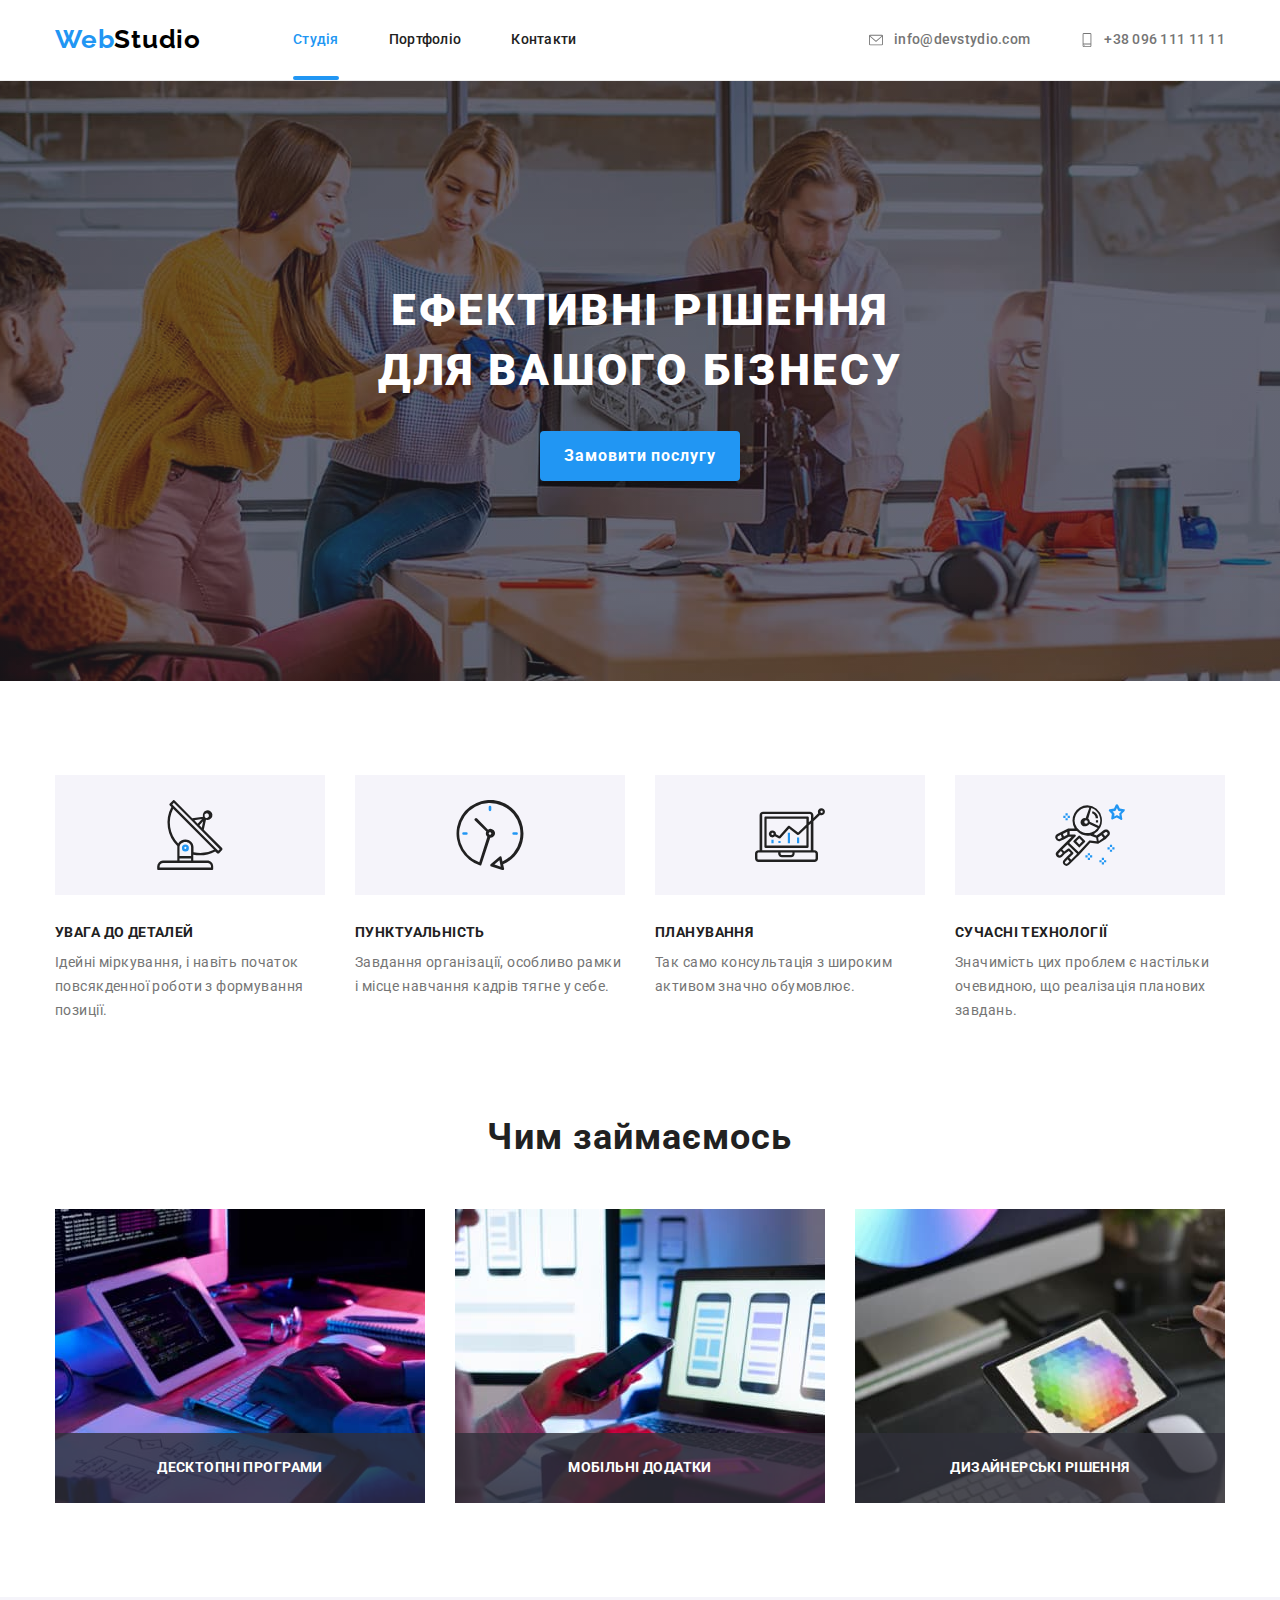
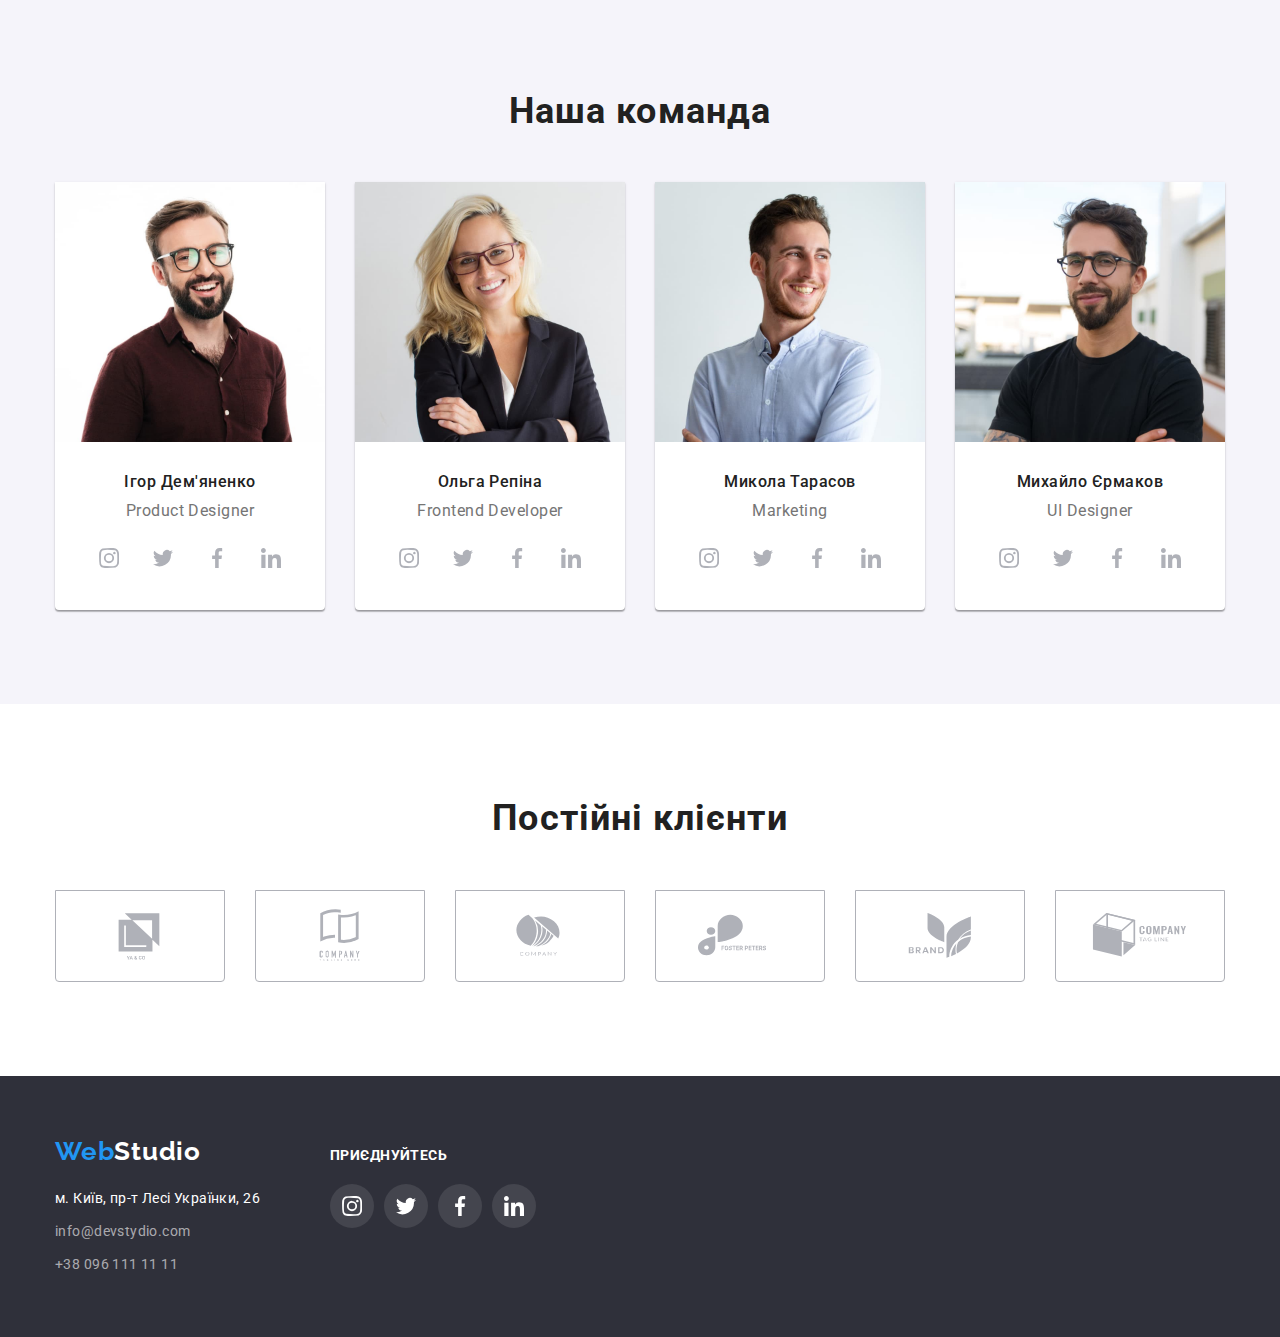
<file: index.html>
<!doctype html>
<html lang="uk-UA">

<head>
    <meta charset="UTF-8">
    <meta http-equiv="X-UA-Compatible" content="IE=edge">
    <meta name="viewport" content="width=device-width, initial-scale=1.0">
    <link rel="preconnect" href="https://fonts.googleapis.com">
    <link rel="preconnect" href="https://fonts.gstatic.com" crossorigin>
    <link href="https://fonts.googleapis.com/css2?family=Raleway:wght@700&family=Roboto:wght@400;500;700;900&display=swap" rel="stylesheet">
    <link rel="stylesheet" href="https://cdnjs.cloudflare.com/ajax/libs/modern-normalize/1.1.0/modern-normalize.min.css">
    <link rel="stylesheet" href="css/styles.css">
    <title>WebStudio</title>
</head>

<body>
    <!-- Header -->
    <header>
        <!-- Site-nav -->
        <nav class="site-nav">
            <div class="container main-nav">
                <a class="logo" href="./index.html"><span class="logo-color cursor">Web</span>Studio</a>
                <!--Links to other pages or sections of the current page -->
                <ul class="link-nav list">
                    <li class="nav-item"><a href="./index.html" class="link current cursor">Студія</a></li>
                    <li class="nav-item"><a href="./portfolio.html" class="link cursor">Портфоліо</a></li>
                    <li class="nav-item"><a href="./about" class="link cursor">Контакти</a></li>
                </ul>
                <ul class="address-top list">
                    <li class="nav-item nav-icon-box">
                        <a href="mailto:info@devstydio.com" class="link address-item cursor">
                            <svg class="decor-icon" width="16" height="14">
                            <use href="./images/img/symbol-defs.svg#icon-envelope"></use>
                            </svg> 
                            info@devstydio.com
                        </a>
                    </li>
                    <li class="nav-item nav-icon-box">
                        <a href="tel:+380961111111" class="link address-item cursor">
                            <svg class="decor-icon" width="14" height="16">
                            <use href="./images/img/symbol-defs.svg#icon-smartphone"></use>
                            </svg>
                            +38 096 111 11 11
                        </a>
                    </li>
                </ul>
            </div>
        </nav>
    </header>

    <!-- Main -->
    <main>
        <!-- Hero -->
        <section  class="hero overlay">
            <div class="hero-box">
                <h1 class="hero-title">ефективні рішення <br>для вашого бізнесу</h1>
                <button data-modal-open type="button" class="button cursor">Замовити послугу</button>
            </div>
        </section>
        <!-- Benefits -->
        <section class="section benefits">
            <div class="container">
                <ul class="list benefits-list">
                    <li class="item">
                        <div class="benefits-icon-box">
                            <svg class="svg-item" width="70" height="70">
                                <use href="./images/img/symbol-defs.svg#icon-antenna"></use>
                            </svg>
                        </div>
                        <h3 class="list-title">увага до деталей</h3>
                        <p class="list-text">Ідейні міркування, і навіть початок повсякденної роботи з формування позиції.</p>
                    </li>
                    <li class="item">
                        <div class="benefits-icon-box">
                            <svg class="svg-item" width="70" height="70">
                                <use href="./images/img/symbol-defs.svg#icon-clock"></use>
                            </svg>
                        </div>
                        <h3 class="list-title">пунктуальність</h3>
                        <p class="list-text">Завдання організації, особливо рамки і місце навчання кадрів тягне у себе.</p>
                    </li>
                    <li class="item">
                        <div class="benefits-icon-box">
                            <svg class="svg-item" width="70" height="70">
                                <use href="./images/img/symbol-defs.svg#icon-diagram"></use>
                            </svg>
                        </div>
                        <h3 class="list-title">планування</h3>
                        <p class="list-text">Так само консультація з широким активом значно обумовлює.</p>
                    </li>
                    <li class="item">
                        <div class="benefits-icon-box">
                            <svg class="svg-item" width="70" height="70">
                                <use href="./images/img/symbol-defs.svg#icon-astronaut"></use>
                            </svg>
                        </div>
                        <h3 class="list-title">сучасні технології</h3>
                        <p class="list-text">Значимість цих проблем є настільки очевидною, що реалізація планових завдань.</p>
                    </li>
                </ul>
            </div>
        </section>
        <!-- What are we doing -->
        <section class="section">
            <div class="container">
                <h2 class="title">Чим займаємось</h2>
                <ul class="list list-do">
                    <li class="item">
                            <img  class="no-gap" src="./images/img/box1.jpg" alt="Фото людини, яка пише код" width="370">
                            <p class="label">десктопні програми</p>
                    </li>
                    <li class="item">
                            <img  class="no-gap" src="./images/img/box2.jpg" alt="Фото людини, яка робить дизайн додатку" width="370">
                            <p class="label">мобільні додатки</p>
                    </li>
                    <li class="item">
                            <img  class="no-gap" src="./images/img/box3.jpg" alt="Фото людини, яка обирає колір в кольоровому колі Ittena" width="370">
                            <p class="label">дизайнерські рішення</p>
                    </li>
                </ul>
            </div>
        </section>
        <!-- Our team -->
        <section class="section team">
            <div class="container">
                <h2 class="title">Наша команда</h2>
                <ul class="list-team list">
                    <li class="description-box">
                        <img class="no-gap" src="./images/img/product_designer.jpg" alt="Фото продуктового дизайнера" width="270">
                        <div class="name-block">
                        <h3 class="subject">Ігор Дем'яненко</h3>
                        <p lang="en" class="text-descridtion">Product Designer</p>
                        <ul class=" list social-links">
                            <li class="social-item cursor">
                                <a href="#" class="area-icon">
                                    <svg class="social-icon" width="20" height="20">
                                        <use href="./images/img/symbol-defs.svg#icon-instagram"></use>
                                    </svg>
                                </a>
                            </li>
                            <li class="social-item cursor">
                                    <a href="#" class="area-icon">
                                    <svg class="social-icon" width="20" height="20">
                                        <use href="./images/img/symbol-defs.svg#icon-twitter"></use>
                                    </svg>
                                </a>
                            </li>
                            <li class="social-item cursor">
                                    <a href="#" class="area-icon">
                                    <svg class="social-icon" width="20" height="20">
                                        <use href="./images/img/symbol-defs.svg#icon-facebook"></use>
                                    </svg>
                                </a>
                            </li>
                            <li class="social-item cursor">
                                <a href="#" class="area-icon">
                                    <svg class="social-icon" width="20" height="20">
                                        <use href="./images/img/symbol-defs.svg#icon-linkedin"></use>
                                    </svg>
                                </a>
                            </li>
                        </ul>
                        </div>
                    </li>
                    <li class="description-box">
                        <img class="no-gap" src="./images/img/frontend_developer.jpg" alt="Фото продуктового дизайнера" width="270">
                        <div class="name-block">
                        <h3 class="subject">Ольга Репіна</h3>
                        <p lang="en" class="text-descridtion">Frontend Developer</p>
                        <ul class=" list social-links">
                            <li class="social-item cursor">
                                <a href="#" class="area-icon">
                                    <svg class="social-icon" with="20" height="20">
                                        <use href="./images/img/symbol-defs.svg#icon-instagram"></use>
                                    </svg>
                                </a>
                            </li>
                            <li class="social-item cursor">
                                <a href="#" class="area-icon">
                                    <svg class="social-icon" with="20" height="20">
                                        <use href="./images/img/symbol-defs.svg#icon-twitter"></use>
                                    </svg>
                                </a>
                            </li>
                            <li class="social-item cursor">
                                <a href="#" class="area-icon">
                                    <svg class="social-icon" with="20" height="20">
                                        <use href="./images/img/symbol-defs.svg#icon-facebook"></use>
                                    </svg>
                                </a>
                            </li>
                            <li class="social-item cursor">
                                <a href="#" class="area-icon">
                                    <svg class="social-icon" with="20" height="20">
                                        <use href="./images/img/symbol-defs.svg#icon-linkedin"></use>
                                    </svg>
                                </a>
                            </li>
                        </ul>
                        </div>
                    </li>
                    <li class="description-box">
                        <img class="no-gap" src="./images/img/marketing.jpg" alt="Фото продуктового дизайнера" width="270">
                        <div class="name-block">
                        <h3 class="subject">Микола Тарасов</h3>
                        <p lang="en" class="text-descridtion">Marketing</p>
                        <ul class=" list social-links">
                            <li class="social-item cursor">
                                <a href="#" class="area-icon">
                                    <svg class="social-icon" with="20" height="20">
                                        <use href="./images/img/symbol-defs.svg#icon-instagram"></use>
                                    </svg>
                                </a>
                            </li>
                            <li class="social-item cursor">
                                <a href="#" class="area-icon">
                                    <svg class="social-icon" with="20" height="20">
                                        <use href="./images/img/symbol-defs.svg#icon-twitter"></use>
                                    </svg>
                                </a>
                            </li>
                            <li class="social-item cursor">
                                <a href="#" class="area-icon">
                                    <svg class="social-icon" with="20" height="20">
                                        <use href="./images/img/symbol-defs.svg#icon-facebook"></use>
                                    </svg>
                                </a>
                            </li>
                            <li class="social-item cursor">
                                <a href="#" class="area-icon">
                                    <svg class="social-icon" with="20" height="20">
                                        <use href="./images/img/symbol-defs.svg#icon-linkedin"></use>
                                    </svg>
                                </a>
                            </li>
                        </ul>
                        </div>
                    </li>
                    <li class="description-box">
                        <img class="no-gap" src="./images/img/ui_designer.jpg" alt="Фото продуктового дизайнера" width="270">
                        <div class="name-block">
                        <h3 class="subject">Михайло Єрмаков</h3>
                        <p lang="en" class="text-descridtion">UI Designer</p>
                        <ul class=" list social-links">
                            <li class="social-item cursor">
                                <a href="#" class="area-icon">
                                    <svg class="social-icon" with="20" height="20">
                                        <use href="./images/img/symbol-defs.svg#icon-instagram"></use>
                                    </svg>
                                </a>
                            </li>
                            <li class="social-item cursor">
                                <a href="#" class="area-icon">
                                    <svg class="social-icon" with="20" height="20">
                                        <use href="./images/img/symbol-defs.svg#icon-twitter"></use>
                                    </svg>
                                </a>
                            </li>
                            <li class="social-item cursor">
                                <a href="#" class="area-icon">
                                    <svg class="social-icon" with="20" height="20">
                                        <use href="./images/img/symbol-defs.svg#icon-facebook"></use>
                                    </svg>
                                </a>
                            </li>
                            <li class="social-item cursor">
                                <a href="#" class="area-icon">
                                    <svg class="social-icon" with="20" height="20">
                                        <use href="./images/img/symbol-defs.svg#icon-linkedin"></use>
                                    </svg>
                                </a>
                            </li>
                        </ul>
                        </div>
                    </li>
                </ul>
            </div>
        </section>
        <!-- Our clients -->
        <section class="section">
            <div class="container">
                <h2 class="title">Постійні клієнти</h2>
                <ul class="list list-clients">
                    <li class="client-item">
                        <a href="#" class="client-area-icon">
                            <svg class="clients-icon" width="106" height="60">
                                <use href="./images/img/symbol-defs.svg#icon-group-1"></use>
                            </svg>
                        </a>
                    </li>
                    <li class="client-item">
                        <a href="#" class="client-area-icon">
                            <svg class="clients-icon" width="106" height="60">
                                <use href="./images/img/symbol-defs.svg#icon-group-2"></use>
                            </svg>
                        </a>
                    </li>
                    <li class="client-item">
                        <a href="#" class="client-area-icon">
                            <svg class="clients-icon" width="106" height="60">
                                <use href="./images/img/symbol-defs.svg#icon-group-3"></use>
                            </svg>
                        </a>
                    </li>
                    <li class="client-item">
                        <a href="#" class="client-area-icon">
                            <svg class="clients-icon" width="106" height="60">
                                <use href="./images/img/symbol-defs.svg#icon-group-4"></use>
                            </svg>
                        </a>
                    </li>
                    <li class="client-item">
                        <a href="#" class="client-area-icon">
                            <svg class="clients-icon" width="106" height="60">
                                <use href="./images/img/symbol-defs.svg#icon-group-5"></use>
                            </svg>
                        </a>
                    </li>
                    <li class="client-item">
                        <a href="#" class="client-area-icon">
                            <svg class="clients-icon" width="106" height="60">
                                <use href="./images/img/symbol-defs.svg#icon-group-6"></use>
                            </svg>
                        </a>
                    </li>
                </ul>
            </div>
        </section>
        <div  data-modal class="backdrop is-hidden">
            <div class="modal">
                <button  data-modal-close type="button" class="modal-button cursor">&#215</button>
            </div>
        </div>
    </main>
    <!-- Footer -->
    <footer>
        <div class="container footer-box">
            <div>
            <!-- Footer content -->
                <p class="footer-logo"><span class="logo-color">Web</span>Studio</p>
                <!-- Contact info. -->
                <div>
                    <address class="address">м. Київ, пр-т Лесі Українки, 26</address>
                    <a href="mailto:info@devstydio.com" class="footer-address">info@devstydio.com</a><br>
                    <a href="tel:+380961111111" class="footer-address">+38 096 111 11 11</a>
                </div>
            </div>
            <div class="join-box">
                <p class="join-text">приєднуйтесь</p>
                <ul class=" list footer-social-links">
                    <li class="footer-item cursor">
                        <a href="#" class="footer-area-icon">
                            <svg class="footer-social-icon" width="20" height="20">
                                <use href="./images/img/symbol-defs.svg#icon-instagram"></use>
                            </svg>
                        </a>
                    </li>
                    <li class="footer-item cursor">
                        <a href="#" class="footer-area-icon">
                            <svg class="footer-social-icon" width="20" height="20">
                                <use href="./images/img/symbol-defs.svg#icon-twitter"></use>
                            </svg>
                        </a>
                    </li>
                    <li class="footer-item cursor">
                        <a href="#" class="footer-area-icon">
                            <svg class="footer-social-icon" width="20" height="20">
                                <use href="./images/img/symbol-defs.svg#icon-facebook"></use>
                            </svg>
                        </a>
                    </li>
                    <li class="footer-item cursor">
                        <a href="#" class="footer-area-icon">
                            <svg class="footer-social-icon" width="20" height="20">
                                <use href="./images/img/symbol-defs.svg#icon-linkedin"></use>
                            </svg>
                        </a>
                    </li>
                </ul>
            </div>
        </div>
    </footer>
    <script src="./js/modal.js"></script>
</body>

</html>
</file>
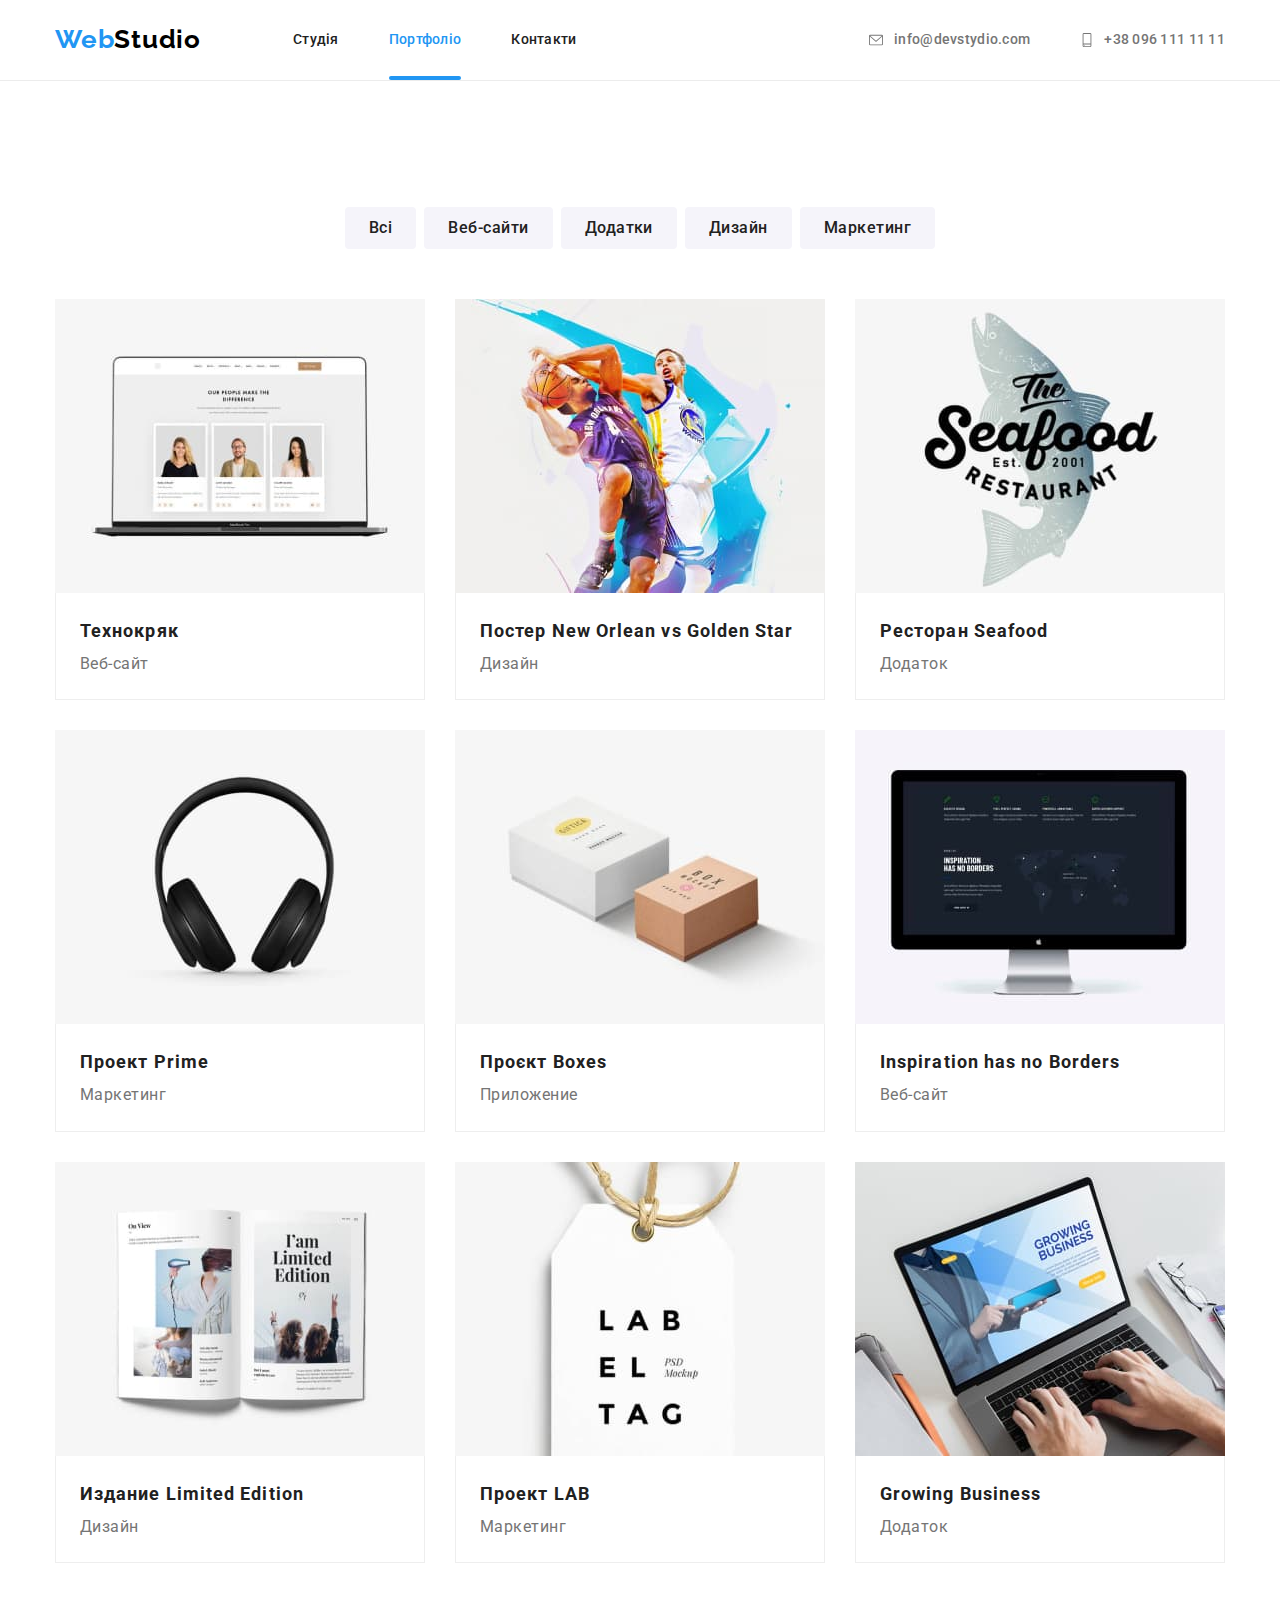
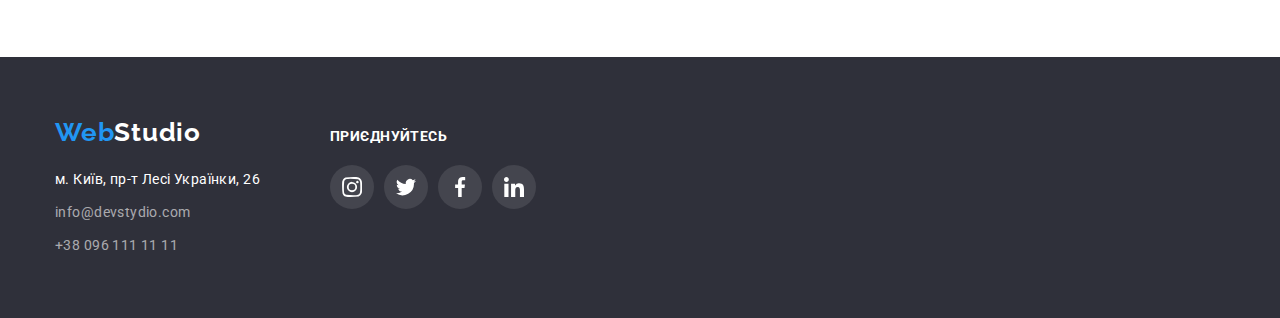
<file: portfolio.html>
<!DOCTYPE html>
<html lang="en">
<head>
    <meta charset="UTF-8">
    <meta http-equiv="X-UA-Compatible" content="IE=edge">
    <meta name="viewport" content="width=device-width, initial-scale=1.0">
    <link rel="preconnect" href="https://fonts.googleapis.com">
    <link rel="preconnect" href="https://fonts.gstatic.com" crossorigin>
    <link href="https://fonts.googleapis.com/css2?family=Raleway:wght@700&family=Roboto:wght@400;500;700;900&display=swap"
    rel="stylesheet">
    <link rel="stylesheet" href="https://cdnjs.cloudflare.com/ajax/libs/modern-normalize/1.1.0/modern-normalize.min.css">
    <link rel="stylesheet" href="css/styles.css">
    <title>Portfolio</title>
</head>
<body>
    <!-- Header -->
    <header>
        <!-- Site-nav -->
        <nav class="site-nav">
            <div class="container main-nav">
                <a class="logo" href="./index.html"><span class="logo-color cursor">Web</span>Studio</a>
                <!--Links to other pages or sections of the current page -->
                <ul class="link-nav list">
                    <li class="nav-item"><a href="./index.html" class="link cursor">Студія</a></li>
                    <li class="nav-item"><a href="./portfolio.html" class="link current cursor">Портфоліо</a></li>
                    <li class="nav-item"><a href="./about" class="link cursor">Контакти</a></li>
                </ul>
                <ul class="address-top list">
                    <li class="nav-item nav-icon-box">
                        <a href="mailto:info@devstydio.com" class="link address-item cursor">
                            <svg class="decor-icon" width="16" height="14">
                                <use href="./images/img/symbol-defs.svg#icon-envelope"></use>
                            </svg>
                            info@devstydio.com
                        </a>
                    </li>
                    <li class="nav-item nav-icon-box">
                        <a href="tel:+380961111111" class="link address-item cursor">
                            <svg class="decor-icon" width="14" height="16">
                                <use href="./images/img/symbol-defs.svg#icon-smartphone"></use>
                            </svg>
                            +38 096 111 11 11
                        </a>
                    </li>
                </ul>
            </div>
        </nav>
    </header>
    <!-- Main portfolio -->
    <main>
        <section class="section">
            <div class="container">
                <h1 class="invisible">Наші роботи</h1>
                <ul class="portfolio-list list">
                    <li class="item"> <button type="button" class="portfolio-filter cursor">Всі</button> </li>
                    <li class="item"> <button type="button" class="portfolio-filter cursor">Веб-сайти</button></li>
                    <li class="item"> <button type="button" class="portfolio-filter cursor">Додатки</button> </li>   
                    <li class="item"> <button type="button" class="portfolio-filter cursor">Дизайн</button> </li>
                    <li class="item"> <button type="button" class="portfolio-filter cursor">Маркетинг</button> </li>
                </ul>
                <ul class="wrap-element list">
                    <li class="item cursor">
                        <div class="filter-card">
                            <div class="overlay-box">
                                <img class="no-gap" src="./images/img-portfolio/img-0.jpg" alt="Фото ноутбука з відкритою веб сторінкою" width="370">
                                <div class="portfolio-overlay">
                                    <p class="text-overlay">Lorem ipsum dolor sit amet consectetur adipisicing elit. Laboriosam, nisi dolorem? Maiores sint repellat fugit laudantium, quis mollitia itaque voluptate molestias voluptas dolores doloribus dicta? Quisquam nisi mollitia quos sequi!
                                    </p>
                                </div>
                            </div>
                            <div class="card-bot">
                                <h2 class="subject-portfolio">Технокряк</h2>
                                <p class="portfolio-text">Веб-сайт</p>
                            </div>
                        </div>
                    </li>
                    <li class="item cursor">
                        <div class="filter-card">
                            <div class="overlay-box">
                                <img class="no-gap" src="./images/img-portfolio/img-1.jpg" alt="Фото людей граючих в баскетбол" width="370">
                                <div class="portfolio-overlay">
                                    <p class="text-overlay">Lorem ipsum dolor sit amet consectetur adipisicing elit. Laboriosam, nisi dolorem? Maiores sint repellat fugit laudantium, quis mollitia itaque voluptate molestias voluptas dolores doloribus dicta? Quisquam nisi mollitia quos sequi!
                                    </p>
                                </div>
                            </div>
                            <div class="card-bot">
                                <h2 class="subject-portfolio">Постер New Orlean vs Golden Star</h2>
                                <p class="portfolio-text">Дизайн</p>
                            </div>
                        </div>
                    </li>
                    <li class="item cursor">
                        <div class="filter-card">
                            <div class="overlay-box">
                                <img class="no-gap" src="./images/img-portfolio/img-2.jpg" alt="Плашкаресторану морської риби" width="370">
                                <div class="portfolio-overlay">
                                    <p class="text-overlay">Lorem ipsum dolor sit amet consectetur adipisicing elit. Laboriosam, nisi dolorem? Maiores sint repellat fugit laudantium, quis mollitia itaque voluptate molestias voluptas dolores doloribus dicta? Quisquam nisi mollitia quos sequi!
                                    </p>
                                </div>
                            </div>
                            <div class="card-bot">
                                <h2 class="subject-portfolio">Ресторан Seafood</h2>
                                <p class="portfolio-text">Додаток</p>
                            </div>
                        </div>
                    </li>
                    <li class="item cursor">
                        <div class="filter-card">
                            <div class="overlay-box">
                                <img class="no-gap" src="./images/img-portfolio/img-3.jpg" alt="Фото навушників" width="370">
                                <div class="portfolio-overlay">
                                    <p class="text-overlay">Lorem ipsum dolor sit amet consectetur adipisicing elit. Laboriosam, nisi dolorem? Maiores sint repellat fugit laudantium, quis mollitia itaque voluptate molestias voluptas dolores doloribus dicta? Quisquam nisi mollitia quos sequi!
                                    </p>
                                </div>
                            </div>
                            <div class="card-bot">
                                <h2 class="subject-portfolio">Проект Prime</h2>
                                <p class="portfolio-text">Маркетинг</p>
                            </div>
                        </div>
                    </li>
                    <li class="item cursor">
                        <div class="filter-card">
                            <div class="overlay-box">
                                <img class="no-gap" src="./images/img-portfolio/img-4.jpg" alt="Фото двох кробок" width="370">
                                <div class="portfolio-overlay">
                                    <p class="text-overlay">Lorem ipsum dolor sit amet consectetur adipisicing elit. Laboriosam, nisi dolorem? Maiores sint repellat fugit laudantium, quis mollitia itaque voluptate molestias voluptas dolores doloribus dicta? Quisquam nisi mollitia quos sequi!
                                    </p>
                                </div>
                            </div>
                            <div class="card-bot">
                                <h2 class="subject-portfolio">Проєкт Boxes</h2>
                                <p class="portfolio-text">Приложение</p>
                            </div>
                        </div>
                    </li>
                    <li class="item cursor">
                        <div class="filter-card">
                            <div class="overlay-box">
                                <img class="no-gap" src="./images/img-portfolio/img-5.jpg" alt="Фото включеного моноблока" width="370">
                                <div class="portfolio-overlay">
                                    <p class="text-overlay">Lorem ipsum dolor sit amet consectetur adipisicing elit. Laboriosam, nisi dolorem? Maiores sint repellat fugit laudantium, quis mollitia itaque voluptate molestias voluptas dolores doloribus dicta? Quisquam nisi mollitia quos sequi!
                                    </p>
                                </div>  
                            </div>
                            <div class="card-bot">
                                <h2 class="subject-portfolio" lang="en">Inspiration has no Borders</h2>
                                <p class="portfolio-text">Веб-сайт</p>
                            </div>
                        </div>
                    </li>
                    <li class="item cursor">
                        <div class="filter-card">
                            <div class="overlay-box">
                                <img class="no-gap" src="./images/img-portfolio/img-6.jpg" alt="Фото відкритої книги" width="370">
                                <div class="portfolio-overlay">
                                    <p class="text-overlay">Lorem ipsum dolor sit amet consectetur adipisicing elit. Laboriosam, nisi dolorem? Maiores sint repellat fugit laudantium, quis mollitia itaque voluptate molestias voluptas dolores doloribus dicta? Quisquam nisi mollitia quos sequi!
                                    </p>
                                </div>
                            </div>
                            <div class="card-bot">
                                <h2 class="subject-portfolio">Издание Limited Edition</h2>
                                <p class="portfolio-text">Дизайн</p>
                            </div>
                        </div>
                    </li>
                    <li class="item cursor">
                        <div class="filter-card">
                            <div class="overlay-box">
                                <img class="no-gap" src="./images/img-portfolio/img-7.jpg" alt="Фото етикетки від одягу" width="370">
                                <div class="portfolio-overlay">
                                    <p class="text-overlay">Lorem ipsum dolor sit amet consectetur adipisicing elit. Laboriosam, nisi dolorem? Maiores sint repellat fugit laudantium, quis mollitia itaque voluptate molestias voluptas dolores doloribus dicta? Quisquam nisi mollitia quos sequi!
                                    </p>
                                </div>
                            </div>
                            <div class="card-bot">
                                <h2 class="subject-portfolio">Проект LAB</h2>
                                <p class="portfolio-text">Маркетинг</p>
                            </div>
                        </div>
                    </li>
                    <li class="item cursor">
                        <div class="filter-card">
                            <div class="overlay-box">
                                <img class="no-gap" src="./images/img-portfolio/img-8.jpg" alt="Фото з руками людини яка працює за ноутбуком" width="370">
                                <div class="portfolio-overlay">
                                    <p class="text-overlay">Lorem ipsum dolor sit amet consectetur adipisicing elit. Laboriosam, nisi dolorem? Maiores sint repellat fugit laudantium, quis mollitia itaque voluptate molestias voluptas dolores doloribus dicta? Quisquam nisi mollitia quos sequi!
                                    </p>
                                </div>
                            </div>
                            <div class="card-bot">
                                <h2 class="subject-portfolio" lang="en">Growing Business</h2>
                                <p class="portfolio-text">Додаток</p>
                            </div>
                        </div>
                    </li>
                </ul>
            </div>
        </section>

    </main>
    <!-- Footer -->
    <footer>
        <div class="container footer-box">
            <div>
                <!-- Footer content -->
                <p class="footer-logo"><span class="logo-color">Web</span>Studio</p>
                <!-- Contact info. -->
                <div>
                    <address class="address">м. Київ, пр-т Лесі Українки, 26</address>
                    <a href="mailto:info@devstydio.com" class="footer-address">info@devstydio.com</a><br>
                    <a href="tel:+380961111111" class="footer-address">+38 096 111 11 11</a>
                </div>
            </div>
            <div class="join-box">
                <p class="join-text">приєднуйтесь</p>
                <ul class=" list footer-social-links">
                    <li class="footer-item cursor">
                        <a href="#" class="footer-area-icon">
                            <svg class="footer-social-icon" width="20" height="20">
                                <use href="./images/img/symbol-defs.svg#icon-instagram"></use>
                            </svg>
                        </a>
                    </li>
                    <li class="footer-item cursor">
                        <a href="#" class="footer-area-icon">
                            <svg class="footer-social-icon" width="20" height="20">
                                <use href="./images/img/symbol-defs.svg#icon-twitter"></use>
                            </svg>
                        </a>
                    </li>
                    <li class="footer-item cursor">
                        <a href="#" class="footer-area-icon">
                            <svg class="footer-social-icon" width="20" height="20">
                                <use href="./images/img/symbol-defs.svg#icon-facebook"></use>
                            </svg>
                        </a>
                    </li>
                    <li class="footer-item cursor">
                        <a href="#" class="footer-area-icon">
                            <svg class="footer-social-icon" width="20" height="20">
                                <use href="./images/img/symbol-defs.svg#icon-linkedin"></use>
                            </svg>
                        </a>
                    </li>
                </ul>
            </div>
        </div>
    </footer>
</body>
</html>
</file>
<file: css/styles.css>
/* --Колір заголовків - #212121 */
/* Колір лого - #000000 */
/* --Вторинний колір - #FFFFFF */
/* --Колір тексту - #757575*/
/* --Інтерактивний колір - #2196F3 */
/* --Колір фону первинний - #FFFFFF */
/* --Колір фону вторинний - #E5E5E5 */
/* --Колір фону третинний - #F5F4FA */
/* --Колір фону герой та футер - #2F303A */

/* transition: [property] [duration] [timing-function] [delay] */

:root {
    --primary-headlines-color: #212121;
    --secondary-text-color: #FFFFFF;
    --text-color: #757575;
    --interactive-color: #2196F3;
    --primary-bcg-color: #FFFFFF;
    --secondary-bcg-color: #E5E5E5;
    --trethiary-bcg-color: #F5F4FA;
    --hero-bcg-color: #2F303A;
    --overlay-color: rgba(47, 48, 58, 0.4);
    --secondary-overlay-color: rgba(47, 48, 58, 0.8);
    --icon-color: #AFB1B8;

    --font-family-primary: 'Roboto', sans-serif;

    --transition-duration: 250ms;
    --transition-timing-function: cubic-bezier(0.4, 0, 0.2, 1)
}

body {
    font-family: var(--font-family-primary);
    background-color: var(--primary-bcg-color);
    color: var(--primary-headlines-color);
    font-size: 14px;
    letter-spacing: 0.02em;
}

.container {
    margin-left: auto;  
    margin-right: auto;
    width: 1200px;
    padding-left: 15px;
    padding-right: 15px;
    /* outline: 2px solid tomato; */
}

.cursor {
    cursor: pointer;
}

.list {
    list-style: none;
    margin-top: 0px;
    margin-bottom: 0px;
    padding-inline-start: 0px;
}
h1, h2, h3, h4, h5, h6, p {
    margin-top: 0;
    margin-bottom: 0;
}

.title {
    margin-bottom: 50px;

    font-weight: 700;
    font-size: 36px;
    line-height: 1.16;
    text-align: center;
    letter-spacing: 0.03em;
}

/* Site-nav */

.main-nav { 
    display: flex;
    align-items: center; 
}

.site-nav {
    background-color: var(--primary-bcg-color);
    border-bottom: 1px solid #ECECEC;
}

.link-nav {
    display: flex;
    margin-left: 92px;
}

.site-nav .nav-item + .nav-item {
    margin-left: 50px;
}

.menu-link {
    position: relative;
}

.logo {
    color: #000000;
    text-decoration: none;
    font-family: 'Raleway';
    font-weight: 700;
    font-size: 26px;
    line-height: 1.2;
    letter-spacing: 0.03em;
}

.logo-color {
    color: var(--interactive-color)
}

.link {
    position: relative;

    display: block;
    padding-top: 32px;
    padding-bottom: 32px;

    color: var(--primary-headlines-color);
    text-decoration: none;
    line-height: 1.14;
    font-weight: 500;
}

.address-top {
    display: flex;
    margin-left: auto;
    
}

.address-item {
    display: flex;
    align-items: center;
    
    color: var(--text-color);
    text-decoration: none;
    line-height: 1.14;
    font-weight: 500;
    transition: color var(--transition-duration) var(--transition-timing-function);
}

.decor-icon {
    margin-right: 10px;
    fill: var(--text-color);
    transition: fill var(--transition-duration) var(--transition-timing-function);
}

.link:hover, .link:focus,
.address-item:hover .decor-icon,
.address-item:focus .decor-icon {

    color: var(--interactive-color);
    fill: var(--interactive-color);
    transition: fill var(--transition-duration) var(--transition-timing-function),
        color var(--transition-duration) var(--transition-timing-function);
}

.site-nav .link-nav .current {
    color: var(--interactive-color);
}

.current::after {
    content: '';

    position: absolute;
    left: 0;
    bottom: 0;
    border-radius: 2px;

    display: block;
    width: 100%;
    height: 4px;
    background-color: var(--interactive-color);
}

/* Hero */

.overlay {
    max-width: 1600px;
    min-height: 600px;
    margin-left: auto;
    margin-right: auto;
    background-image: 
    linear-gradient(
        var(--overlay-color),
        var(--overlay-color)),
    url("../images/img/hero-photo.jpg ");
    background-size: cover;
    background-position: center;
}

.hero {
    text-align: center;
    background-color: var(--hero-bcg-color);
}

.hero-box {
    padding-top: 200px;
    padding-bottom: 200px;
}

.hero-title {
    color: var(--secondary-text-color);
    font-weight: 900;
    font-size: 44px;
    line-height: 1.36;
    letter-spacing: 0.06em;
    text-transform: uppercase;
}

.button {
    display: inline-block;
    margin-top: 30px;
    width: 200px;
    height: 50px;

    color: var(--secondary-text-color);
    background-color: var(--interactive-color);
    font-weight: 700;
    font-size: 16px;
    line-height: 1.88;
    align-items: center;
    text-align: center;
    letter-spacing: 0.06em;
    border-color: transparent;
    border-radius: 4px;
    box-shadow: 0px 4px 4px rgba(0, 0, 0, 0.15);

}


/* Sections */

.section {
    padding-top: 94px;
    padding-bottom: 94px;
}

/* Benefits */

.benefits {
    padding-bottom: 0;
}

.benefits-list {
    display: flex;
    justify-content: center;
}

.benefits-list .item {
    width: 270px;
}

.benefits-icon-box {
    display: flex;
    width: 270px;
    height: 120px;
    margin-bottom: 30px;

    /* outline: 1px solid red; */
    background-color: var(--trethiary-bcg-color);
}

.svg-item {
    margin-top: 25px;
    margin-bottom: 25px;
    margin-left: 100px;
    margin-right: 100px;
}


.benefits-list .item + .item {
    margin-left: 30px;
}

.list-title {
    margin-bottom: 10px;

    font-weight: 700;
    font-size: 14px;
    line-height: 1.14;
    letter-spacing: 0.03em;
    text-transform: uppercase;
}

.list-text {
    color: var(--text-color);
    line-height: 1.71;
    letter-spacing: 0.03em;
}

/* What are we doing */

.list-do {
    display: flex;
    justify-content: center;
    
}

.list-do {
    gap: 30px;
}

.list-do > .item {
    position: relative;
}

.list-do>.item::before {
    content: '';

    display: inline-block;
    position: absolute;
    left: 0;
    bottom: 0;
    width: 100%;
    height: 70px;

    background-color: var(--secondary-overlay-color);

}

.list-do .label {

    position: absolute;
    left: 50%;
    bottom: 27px;
    transform: translate(-50%);
    

    font-weight: 700;
    font-size: 14px;
    line-height: 1.14;
    letter-spacing: 0.03em;
    text-align: center;
    text-transform: uppercase;

    color: var(--secondary-text-color);
}



/* Our team */

.team {
    background-color: var(--trethiary-bcg-color);
    background-repeat: no-repeat;
    background-position: center;
}

.list-team {
    display: flex;
    justify-content: center;
}

.list-team .description-box + .description-box {
    margin-left: 30px;
}

.description-box {
    background-color: var(--primary-bcg-color);
    width: 270px;
    box-shadow: 0px 1px 3px rgba(0, 0, 0, 0.12), 0px 1px 1px rgba(0, 0, 0, 0.14), 0px 2px 1px rgba(0, 0, 0, 0.2);
    border-radius: 0px 0px 4px 4px;
}

.name-block {
    padding-top: 30px;
    padding-bottom: 30px;
}

.subject {
    padding-bottom: 10px;

    font-size: 16px;
    line-height: 1.19;
    letter-spacing: 0.03em;
    text-align: center;
    font-weight: 500;
}

.text-descridtion {
    color: var(--text-color);
    font-size: 16px;
    line-height: 1.19;
    text-align: center;
    letter-spacing: 0.03em;
}

.social-links {
    display: flex;
    justify-content: center;
    margin-top: 16px;
    margin-left: 32px;
    margin-right: 32px;
}

.social-item {
    width: 44px;
    height: 44px;
}

.area-icon {
    display: flex;
    border-radius: 100%; 
    transition: background-color var(--transition-duration) var(--transition-timing-function);  
}

.social-links .social-item + .social-item {
    margin-left: 10px;
}

.social-icon {
    margin: 12px;
    width: 44px;
    fill: var(--icon-color);
    transition: fill var(--transition-duration) var(--transition-timing-function);
}

.area-icon:hover, .area-icon:focus,
.area-icon:hover .social-icon,
.area-icon:focus .social-icon {
fill: var(--secondary-text-color);
background-color: var(--interactive-color);
transition: fill var(--transition-duration) var(--transition-timing-function),
    background-color var(--transition-duration) var(--transition-timing-function);
}

/* Our clients */

.list-clients {
    display: flex;
    justify-content: center;
}

.client-area-icon {
    display: flex;
    justify-content: center;
    align-items: center;
    width: 170px;
    height: 92px;
    border: 1px solid var(--icon-color);
    border-radius: 0px 0px 4px 4px;
    transition: border var(--transition-duration) var(--transition-timing-function);
}

.list-clients .client-item + .client-item {
    margin-left: 30px;
}

.clients-icon {
    fill: var(--icon-color);
    transition: fill var(--transition-duration) var(--transition-timing-function);
}

.client-area-icon:hover .clients-icon,
.client-area-icon:focus .clients-icon {
    fill: var(--interactive-color);
    transition: fill var(--transition-duration) var(--transition-timing-function);
}

.client-area-icon:hover,
.client-area-icon:focus {
    border-color: var(--interactive-color);
    transition: border-color var(--transition-duration) var(--transition-timing-function);
}

/* Modal */
.backdrop {
    position: fixed;
    top: 0;
    left: 0;
    width: 100%;
    height: 100%;
    background-color: rgba(0, 0, 0, 0.2);
    opacity: 1;
    transition: opacity var(--transition-duration) var(--transition-timing-function);
}

.backdrop.is-hidden .modal {
    transform: translate(-50%, -50%) scale(0.9);
    opacity: 0;
    transition: opacity var(--transition-duration) var(--transition-timing-function),
    transform var(--transition-duration) var(--transition-timing-function);
}

.modal {
    position: absolute;
    top: 50%;
    left: 50%;
    transform: translate(-50%, -50%) scale(1);

    width: 528px;
    height: 581px;
    opacity: 1;
    transition: opacity var(--transition-duration) var(--transition-timing-function), 
    transform var(--transition-duration) var(--transition-timing-function);

    background-color: var(--primary-bcg-color);
}

.modal-button {
    position: absolute;
    top: 8px;
    right: 8px;
    
    border-radius: 100%;
    border-color: #969696;
    background-color: #cecece;
    width: 30px;
    font-size: 22px;
    color: #000000;

}

.backdrop.is-hidden {
    opacity: 0;
    pointer-events: none;
}

/* Footer */

.footer-box {
    display: flex;
    justify-content: start;
    align-items: baseline
    
}

.footer-logo {
    margin-bottom: 20px;

    color: var(--secondary-text-color);
    font-family: 'Raleway';
    font-style: normal;
    font-weight: 700;
    font-size: 26px;
    line-height: 31px;
    letter-spacing: 0.03em;
}

.address {

    color: var(--secondary-text-color);
    font-size: 14px;
    line-height: 1.71;
    letter-spacing: 0.03em;
    font-style: normal;
}

footer {
    padding-top: 60px;
    padding-bottom: 60px;
    background-color: var(--hero-bcg-color);
    background-repeat: no-repeat;
    background-position: center;
}

.footer-address {
    display: inline-block;
    margin-top: 9px;

    line-height: 1.71;
    letter-spacing: 0.03em;
    color: rgba(255, 255, 255, 0.6);
    text-decoration: none;

}

.join-box {
    margin-left: 70px;
}

.join-text {
    margin-bottom: 20px;
    color: var(--secondary-text-color);

    font-family: 'Roboto';
    font-style: normal;
    font-weight: 700;
    font-size: 14px;
    line-height: 1.14;
    letter-spacing: 0.03em;
    text-transform: uppercase;
}

.footer-social-links {
    display: flex;
    width: 44px;
    height: 44px;
}

.footer-item {
    display: flex;
}

.footer-area-icon {
    display: flex;
    width: 44px;
    height: 44px;
    border-radius: 100%;
    background-color: #44454E;
    transition: background-color var(--transition-duration) var(--transition-timing-function);
}

.footer-social-icon {
    margin: 12px;
    fill: var(--secondary-text-color);
}

.footer-social-links .footer-item + .footer-item {
    margin-left: 10px;
}

.footer-area-icon:hover,
.footer-area-icon:focus {
    background-color: var(--interactive-color);
    transition: background-color var(--transition-duration) var(--transition-timing-function);
}

/* Portfolio.html */

.no-gap {
    display: block;
}

/* Main portfolio */

.invisible {
    visibility: hidden;
}


.portfolio-filter {
    padding-top: 6px;
    padding-right: 22px;
    padding-bottom: 6px;
    padding-left: 22px;
    
    color: var(--primary-headlines-color);
    font-weight: 500;
    font-size: 16px;
    line-height: 1.6;
    text-align: center;
    letter-spacing: 0.03em;
    background: #F5F4FA;
    border-radius: 4px;
    border-color: transparent;
    transition: color var(--transition-duration) var(--transition-timing-function),
    background-color var(--transition-duration) var(--transition-timing-function);
}

.portfolio-filter:hover,
.portfolio-filter:focus {
    color: var(--secondary-text-color);
    background-color: var(--interactive-color);
    transition: color var(--transition-duration) var(--transition-timing-function),
    background-color var(--transition-duration) var(--transition-timing-function);
}

.subject-portfolio {
    color: var(--primary-headlines-color);
    font-weight: 700;
    font-size: 18px;
    line-height: 2;
    letter-spacing: 0.06em;
}

.portfolio-text {
    color: var(--text-color);
    font-size: 16px;
    line-height: 1.9;
    letter-spacing: 0.03em;
}

.overlay-box {
    position: relative;
    overflow: hidden;
}

.portfolio-overlay {
    position: absolute;
    top: 0;
    left: 0;
    width: 100%;
    height: 100%;
    background-color: var(--interactive-color);
    transform: translateY(100%);
    opacity: 0;

    transition: transform var(--transition-duration) var(--transition-timing-function),
    opacity var(--transition-duration) var(--transition-timing-function);

}

.text-overlay {
    padding-top: 63px;
    padding-bottom: 63px;
    padding-left: 24px;
    padding-right: 24px;
    font-size: 18px;
    line-height: 1.55;
    letter-spacing: 0.03em;
    color: var(--secondary-text-color);
}

.portfolio-list {
    display: flex;
    justify-content: center;
    margin-bottom: 50px;
}

.portfolio-list .item+.item {
    margin-left: 8px;
}


.wrap-element {
    display: flex;
    flex-wrap: wrap;
}

.wrap-element>.item {
    margin-right: 30px;
    margin-bottom: 30px;
}

.wrap-element>.item:nth-child(3n) {
    margin-right: 0px;
}

.wrap-element>.item:nth-last-child(-n+3) {
    margin-bottom: 0px;
}

.filter-card {
    transition: box-shadow var(--transition-duration) var(--transition-timing-function);
}


.filter-card:hover .portfolio-overlay {
    opacity: 1;
    transform: translateY(0);

    transition: transform var(--transition-duration) var(--transition-timing-function), 
    opacity var(--transition-duration) var(--transition-timing-function);
}

.filter-card:hover {
    box-shadow: 
     0px 1px 3px rgba(0, 0, 0, 0.12),
     0px 1px 1px rgba(0, 0, 0, 0.14),    
     0px 2px 1px rgba(0, 0, 0, 0.2);
    transition: box-shadow var(--transition-duration) var(--transition-timing-function);
}


.card-bot {
    padding-top: 20px;
    padding-bottom: 20px;
    padding-left: 24px;
    padding-right: 24px;

    border-bottom: 1px solid #EEEEEE;
    border-left: 1px solid #EEEEEE;
    border-right: 1px solid #EEEEEE;
    background-color: var(--primary-bcg-color);
}
</file>
